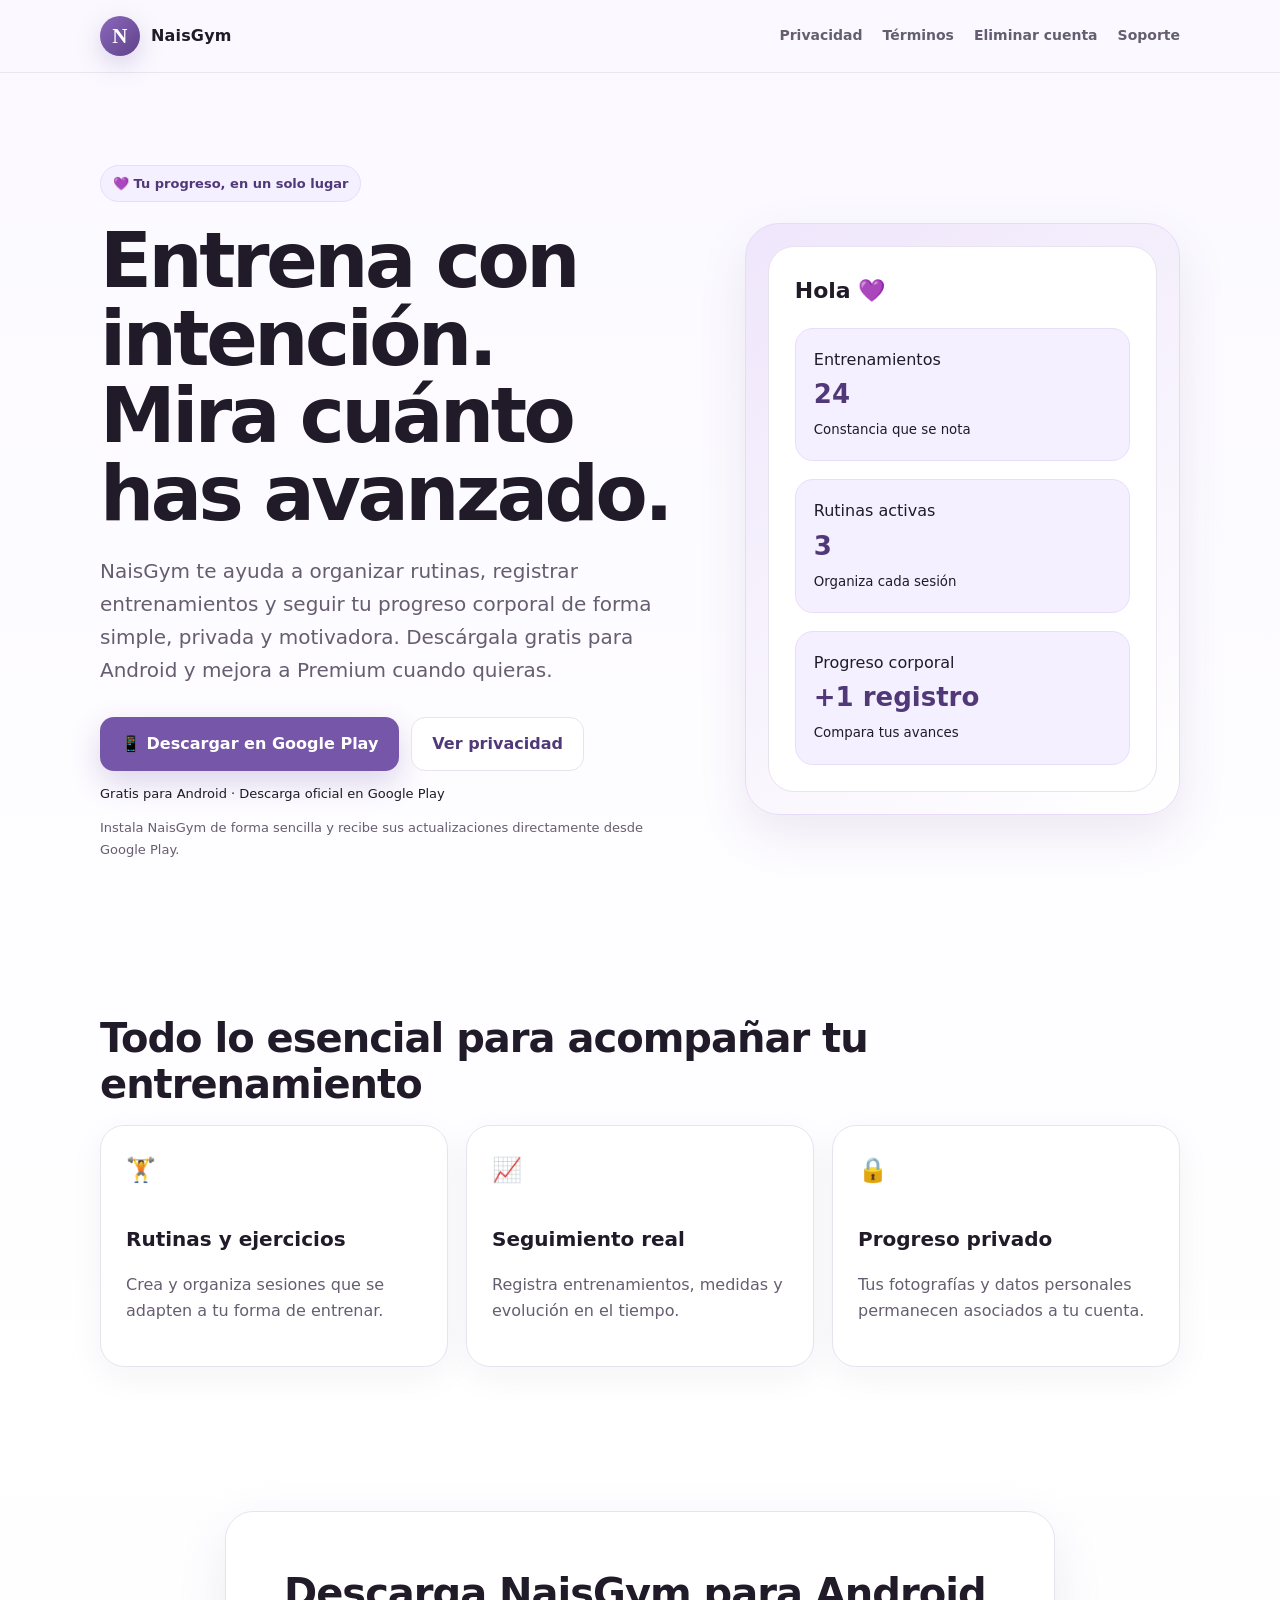
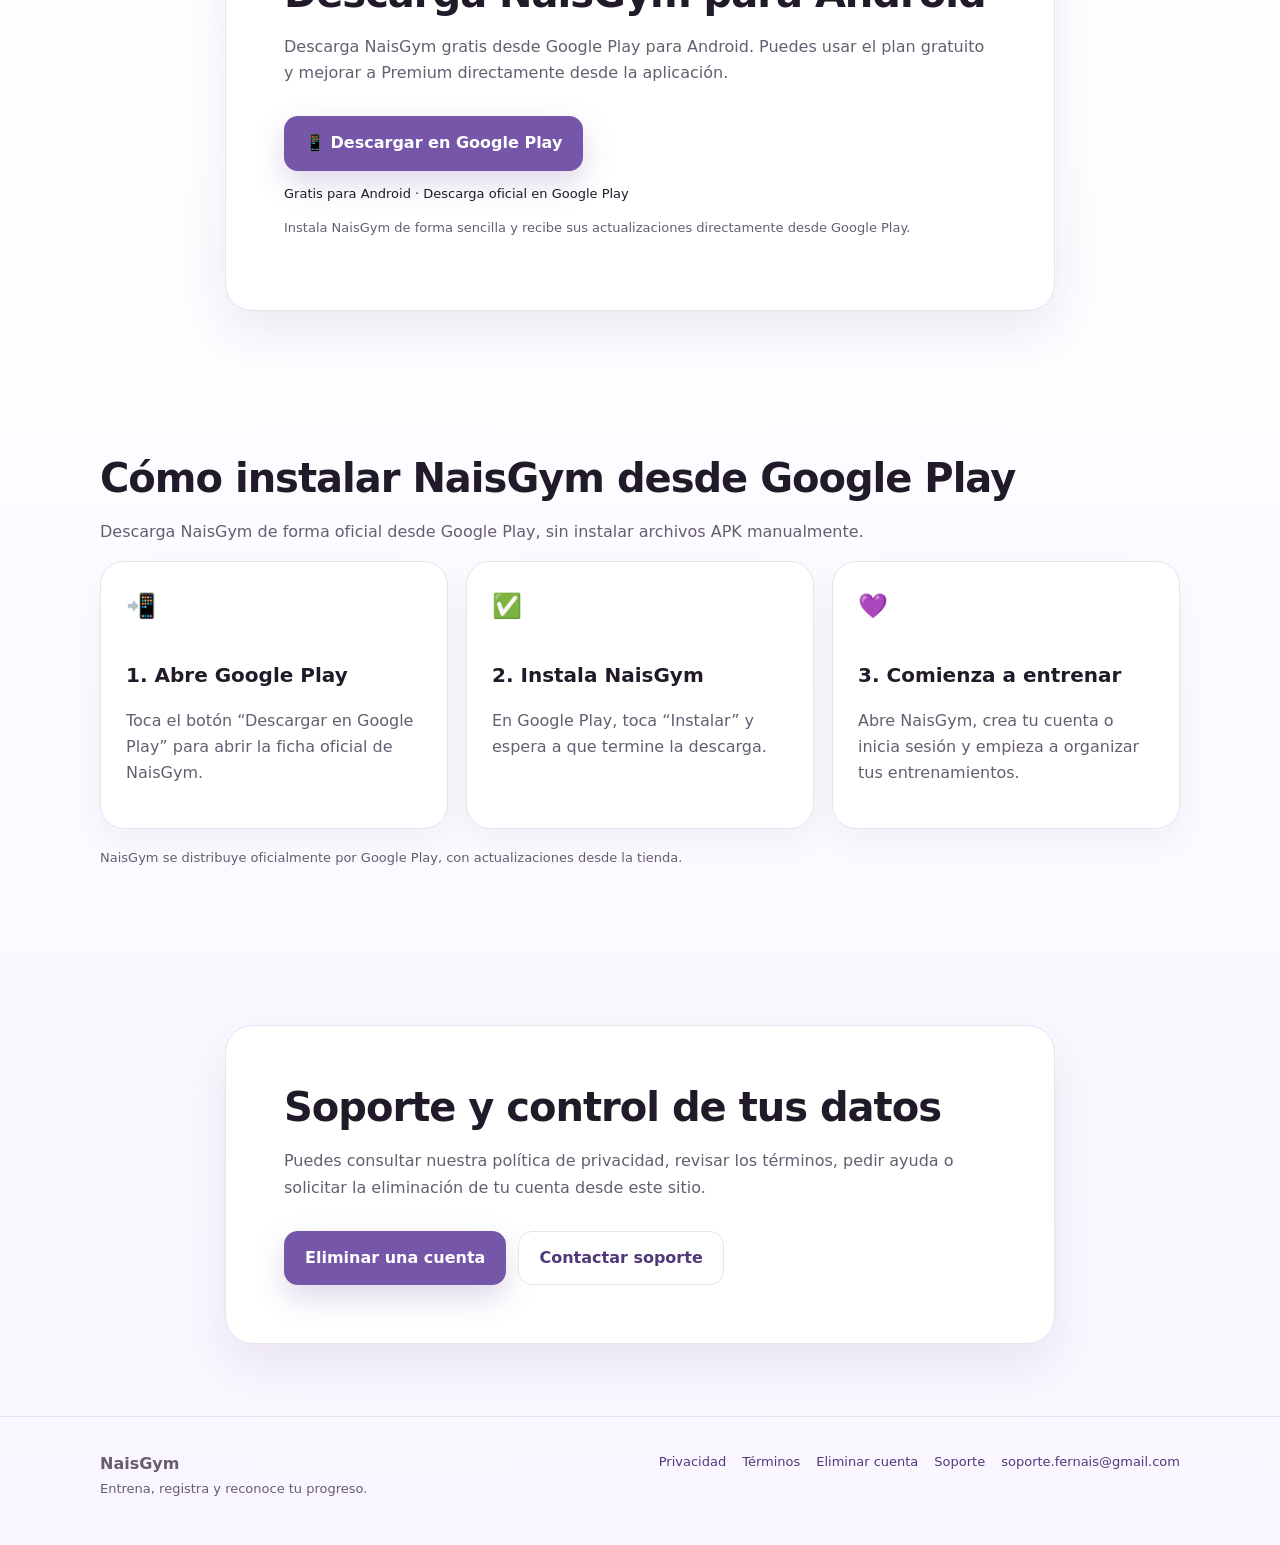
<file: index.html>
<!doctype html>
<html lang="es">
<head>
  <meta charset="utf-8">
  <meta name="viewport" content="width=device-width, initial-scale=1">
  <meta name="description" content="Sitio oficial de NaisGym.">
  <meta name="theme-color" content="#7656a8">

  <title>NaisGym | Entrena y registra tu progreso</title>

  <link rel="stylesheet" href="/assets/styles.css">
</head>

<body>

<header class="nav">
  <div class="container nav-inner">

    <a class="brand" href="/">
      <span class="mark">N</span>
      <span>NaisGym</span>
    </a>

    <nav class="nav-links" aria-label="Navegación principal">
      <a href="/privacy/">Privacidad</a>
      <a href="/terms/">Términos</a>
      <a href="/delete-account/">Eliminar cuenta</a>
      <a href="/support/">Soporte</a>
    </nav>

  </div>
</header>


<main>

  <!-- HERO -->
  <section class="hero">
    <div class="container hero-grid">

      <div>

        <span class="eyebrow">
          💜 Tu progreso, en un solo lugar
        </span>

        <h1>
          Entrena con intención. Mira cuánto has avanzado.
        </h1>

        <p class="lead">
          NaisGym te ayuda a organizar rutinas, registrar entrenamientos
          y seguir tu progreso corporal de forma simple, privada y motivadora.
          Descárgala gratis para Android y mejora a Premium cuando quieras.
        </p>

        <div class="actions">

          <a
            class="btn btn-primary"
            href="https://play.google.com/store/apps/details?id=com.naisgym.app"
          >
            📱 Descargar en Google Play
          </a>

          <a
            class="btn btn-secondary"
            href="/privacy/"
          >
            Ver privacidad
          </a>

        </div>

        <p class="small" style="margin-top:12px;">
          Gratis para Android · Descarga oficial en Google Play
        </p>

        <p class="small muted" style="margin-top:6px;">
          Instala NaisGym de forma sencilla y recibe sus actualizaciones directamente desde Google Play.
        </p>

      </div>


      <div
        class="phone-card"
        aria-label="Vista ilustrativa de NaisGym"
      >

        <div class="phone">

          <div class="mini-title">
            Hola 💜
          </div>

          <div class="stat">
            <span>Entrenamientos</span>
            <strong>24</strong>
            <small>Constancia que se nota</small>
          </div>

          <div class="stat">
            <span>Rutinas activas</span>
            <strong>3</strong>
            <small>Organiza cada sesión</small>
          </div>

          <div class="stat">
            <span>Progreso corporal</span>
            <strong>+1 registro</strong>
            <small>Compara tus avances</small>
          </div>

        </div>

      </div>

    </div>
  </section>


  <!-- FUNCIONES -->
  <section class="section">
    <div class="container">

      <h2>
        Todo lo esencial para acompañar tu entrenamiento
      </h2>

      <div class="cards">

        <article class="card">

          <div class="icon">
            🏋️
          </div>

          <h3>
            Rutinas y ejercicios
          </h3>

          <p>
            Crea y organiza sesiones que se adapten a tu forma de entrenar.
          </p>

        </article>


        <article class="card">

          <div class="icon">
            📈
          </div>

          <h3>
            Seguimiento real
          </h3>

          <p>
            Registra entrenamientos, medidas y evolución en el tiempo.
          </p>

        </article>


        <article class="card">

          <div class="icon">
            🔒
          </div>

          <h3>
            Progreso privado
          </h3>

          <p>
            Tus fotografías y datos personales permanecen asociados a tu cuenta.
          </p>

        </article>

      </div>

    </div>
  </section>


  <!-- DESCARGA -->
  <section class="section">

    <div class="container legal">

      <h2>
        Descarga NaisGym para Android
      </h2>

      <p class="muted">
        Descarga NaisGym gratis desde Google Play para Android.
        Puedes usar el plan gratuito y mejorar a Premium directamente
        desde la aplicación.
      </p>

      <div class="actions">

        <a
          class="btn btn-primary"
          href="https://play.google.com/store/apps/details?id=com.naisgym.app"
        >
          📱 Descargar en Google Play
        </a>

      </div>

      <p class="small" style="margin-top:12px;">
        Gratis para Android · Descarga oficial en Google Play
      </p>

      <p class="small muted" style="margin-top:6px;">
        Instala NaisGym de forma sencilla y recibe sus actualizaciones directamente desde Google Play.
      </p>

    </div>

  </section>
<section class="section">
  <div class="container">

    <h2>Cómo instalar NaisGym desde Google Play</h2>

    <p class="muted">
      Descarga NaisGym de forma oficial desde Google Play, sin instalar archivos APK manualmente.
    </p>

    <div class="cards">

      <article class="card">
        <div class="icon">📲</div>
        <h3>1. Abre Google Play</h3>
        <p>
          Toca el botón “Descargar en Google Play” para abrir la ficha oficial de NaisGym.
        </p>
      </article>

      <article class="card">
        <div class="icon">✅</div>
        <h3>2. Instala NaisGym</h3>
        <p>
          En Google Play, toca “Instalar” y espera a que termine la descarga.
        </p>
      </article>

      <article class="card">
        <div class="icon">💜</div>
        <h3>3. Comienza a entrenar</h3>
        <p>
          Abre NaisGym, crea tu cuenta o inicia sesión y empieza a organizar tus entrenamientos.
        </p>
      </article>

    </div>

    <p class="small muted" style="margin-top:18px;">
      NaisGym se distribuye oficialmente por Google Play, con actualizaciones desde la tienda.
    </p>

  </div>
</section>

  <!-- SOPORTE -->
  <section class="section">

    <div class="container legal">

      <h2>
        Soporte y control de tus datos
      </h2>

      <p class="muted">
        Puedes consultar nuestra política de privacidad, revisar los términos,
        pedir ayuda o solicitar la eliminación de tu cuenta desde este sitio.
      </p>

      <div class="actions">

        <a
          class="btn btn-primary"
          href="/delete-account/"
        >
          Eliminar una cuenta
        </a>

        <a
          class="btn btn-secondary"
          href="mailto:soporte.fernais@gmail.com"
        >
          Contactar soporte
        </a>

      </div>

    </div>

  </section>

</main>


<footer class="footer">

  <div class="container footer-grid">

    <div>

      <strong>
        NaisGym
      </strong>

      <div class="small">
        Entrena, registra y reconoce tu progreso.
      </div>

    </div>


    <div class="footer-links small">

      <a href="/privacy/">
        Privacidad
      </a>

      <a href="/terms/">
        Términos
      </a>

      <a href="/delete-account/">
        Eliminar cuenta
      </a>

      <a href="/support/">
        Soporte
      </a>

      <a href="mailto:soporte.fernais@gmail.com">
        soporte.fernais@gmail.com
      </a>

    </div>

  </div>

</footer>

</body>
</html>
</file>
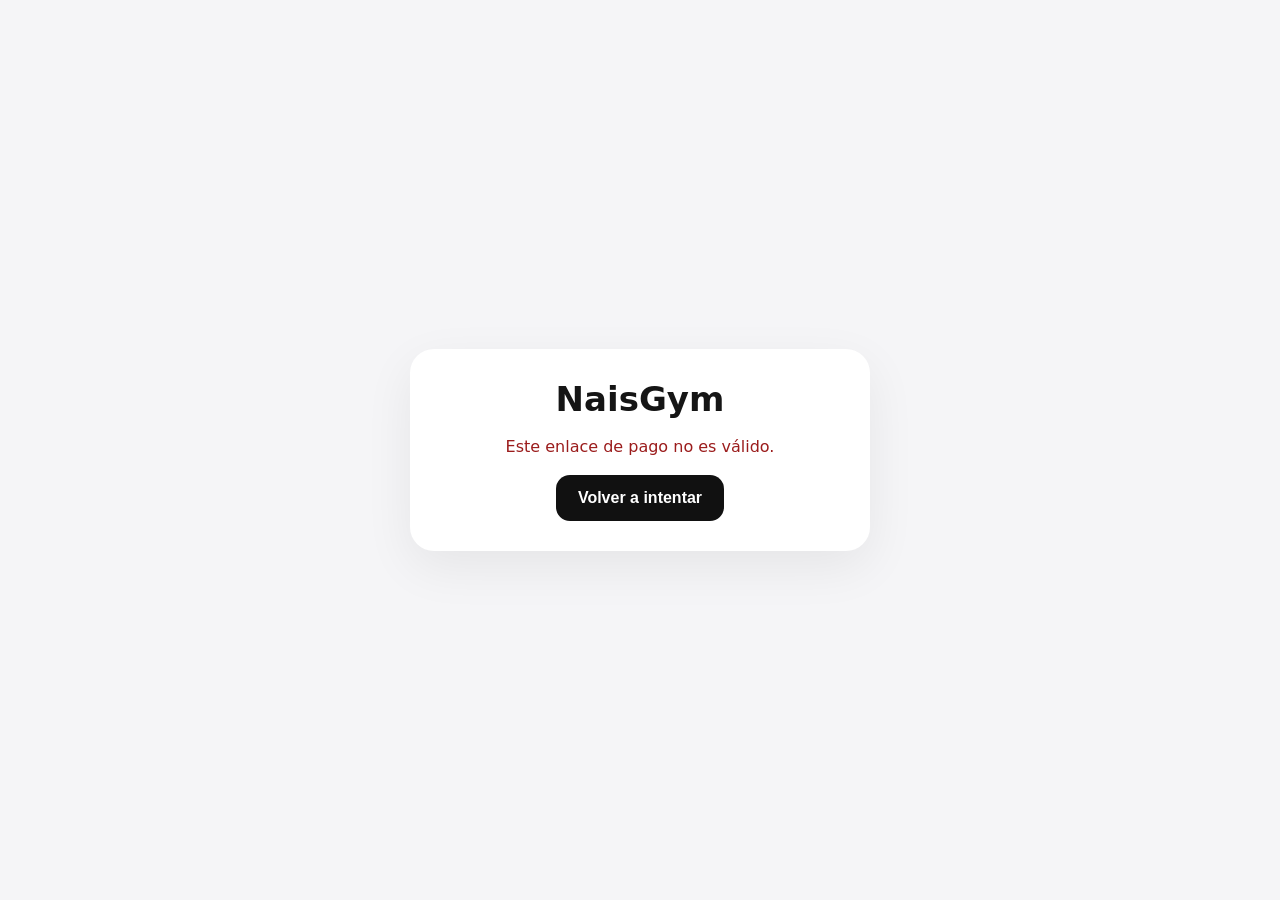
<file: webpay/checkout/index.html>
<!doctype html>
<html lang="es">
<head>
  <meta charset="utf-8" />
  <meta name="viewport" content="width=device-width,initial-scale=1" />
  <meta name="robots" content="noindex,nofollow" />
  <meta http-equiv="Referrer-Policy" content="no-referrer" />
  <meta http-equiv="Content-Security-Policy" content="default-src 'none'; style-src 'unsafe-inline'; script-src 'unsafe-inline'; connect-src https://jbigthoxpkjzjdkmxsye.supabase.co; form-action https://webpay3gint.transbank.cl https://webpay3g.transbank.cl; base-uri 'none';" />
  <title>Conectando con Webpay · NaisGym</title>
  <style>
    *{box-sizing:border-box}body{margin:0;font-family:system-ui,-apple-system,Segoe UI,Roboto,sans-serif;background:#f5f5f7;color:#151515;min-height:100vh;display:grid;place-items:center;padding:24px}.card{width:min(460px,100%);background:white;border-radius:24px;padding:30px;box-shadow:0 16px 50px #0001;text-align:center}.logo{font-size:34px;font-weight:900;margin-bottom:8px}.spinner{width:38px;height:38px;border:4px solid #ddd;border-top-color:#111;border-radius:50%;margin:24px auto;animation:s 1s linear infinite}@keyframes s{to{transform:rotate(360deg)}}button{border:0;background:#111;color:white;border-radius:14px;padding:14px 22px;font-weight:800;font-size:16px;cursor:pointer}p{line-height:1.5;color:#555}.error{color:#9b1c1c}.hidden{display:none}
  </style>
</head>
<body>
  <main class="card">
    <div class="logo">NaisGym</div>
    <p id="message">Preparando tu pago seguro con Webpay…</p>
    <div id="spinner" class="spinner"></div>
    <button id="retry" class="hidden" type="button">Volver a intentar</button>
    <form id="webpay" method="POST" class="hidden"></form>
  </main>
<script>
(function(){
  const ENDPOINT='https://jbigthoxpkjzjdkmxsye.supabase.co/functions/v1/webpay-checkout';
  const message=document.getElementById('message');
  const spinner=document.getElementById('spinner');
  const retry=document.getElementById('retry');
  const form=document.getElementById('webpay');

  function fail(text){
    spinner.classList.add('hidden');
    message.textContent=text || 'No pudimos abrir Webpay. Vuelve a NaisGym e inténtalo nuevamente.';
    message.classList.add('error');
    retry.classList.remove('hidden');
  }

  async function start(){
    retry.classList.add('hidden');
    spinner.classList.remove('hidden');
    message.classList.remove('error');
    message.textContent='Preparando tu pago seguro con Webpay…';

    const checkout=new URLSearchParams(location.search).get('checkout') || '';
    if(!/^[0-9a-f]{64}$/i.test(checkout)) return fail('Este enlace de pago no es válido.');

    try{
      const response=await fetch(ENDPOINT+'?checkout='+encodeURIComponent(checkout),{headers:{Accept:'application/json'},cache:'no-store'});
      const data=await response.json().catch(()=>({}));
      if(!response.ok || !data.action || !data.token) throw new Error(data.error || 'No pudimos preparar Webpay.');

      const amount=Number(data.amount || 0).toLocaleString('es-CL');
      message.innerHTML='Serás enviado a Webpay para pagar <strong>$'+amount+'</strong> de forma segura.';
      form.action=data.action;
      form.innerHTML='';
      const token=document.createElement('input');
      token.type='hidden'; token.name='token_ws'; token.value=data.token;
      form.appendChild(token);
      setTimeout(()=>form.submit(),350);
    }catch(e){
      fail(e && e.message ? e.message : 'No pudimos abrir Webpay.');
    }
  }

  retry.addEventListener('click',start);
  start();
})();
</script>
</body>
</html>
</file>
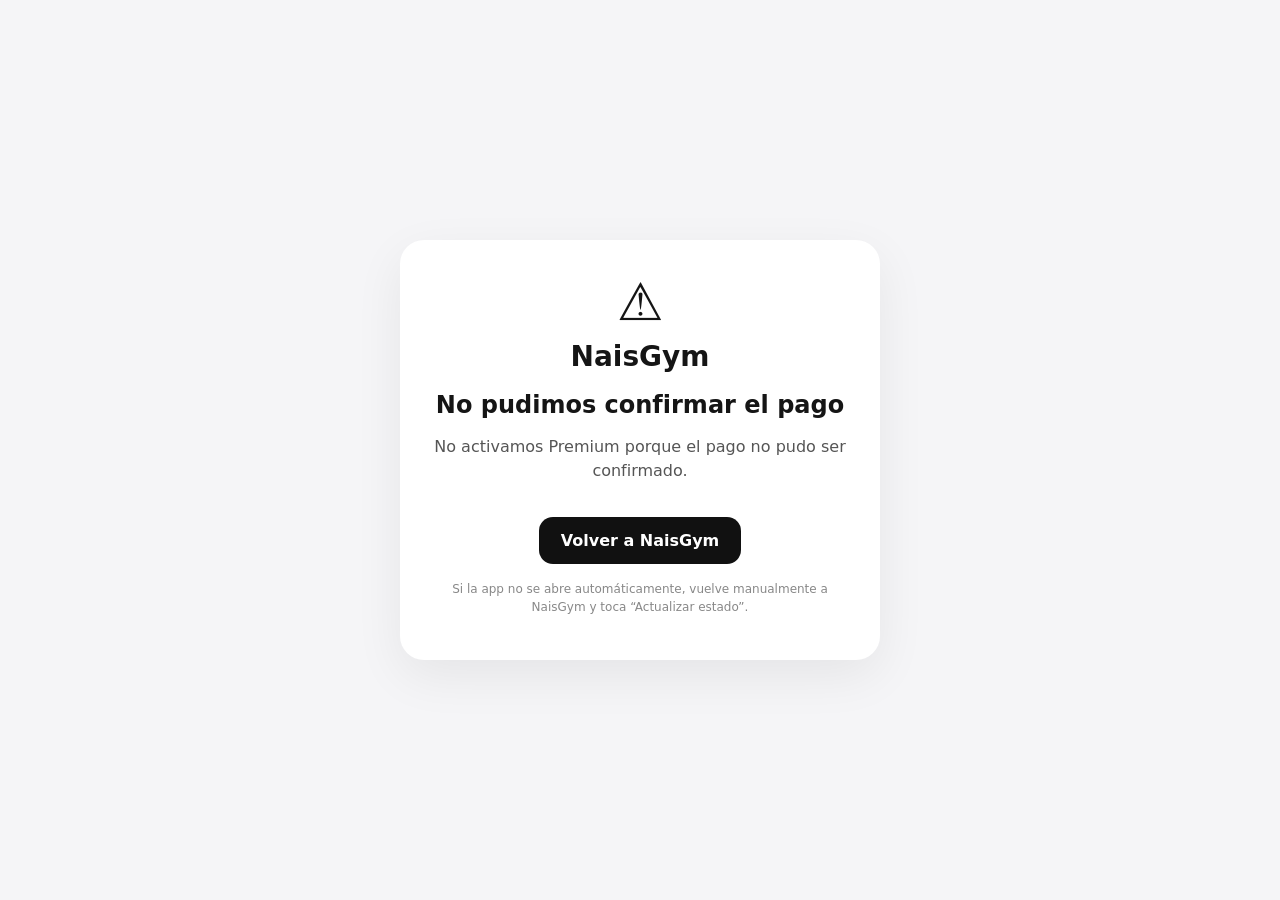
<file: webpay/result/index.html>
<!doctype html>
<html lang="es">
<head>
  <meta charset="utf-8" />
  <meta name="viewport" content="width=device-width,initial-scale=1" />
  <meta name="robots" content="noindex,nofollow" />
  <meta http-equiv="Referrer-Policy" content="no-referrer" />
  <meta http-equiv="Content-Security-Policy" content="default-src 'none'; style-src 'unsafe-inline'; script-src 'unsafe-inline'; base-uri 'none';" />
  <title>Resultado del pago · NaisGym</title>
  <style>
    *{box-sizing:border-box}body{margin:0;font-family:system-ui,-apple-system,Segoe UI,Roboto,sans-serif;background:#f5f5f7;min-height:100vh;display:grid;place-items:center;padding:24px;color:#151515}.card{width:min(480px,100%);background:#fff;border-radius:24px;padding:32px;text-align:center;box-shadow:0 16px 50px #0001}.icon{font-size:52px}.logo{font-size:28px;font-weight:900;margin-top:8px}h1{font-size:24px;margin:18px 0 8px}p{color:#555;line-height:1.5}.btn{display:inline-block;margin-top:18px;background:#111;color:white;text-decoration:none;padding:14px 22px;border-radius:14px;font-weight:800}.small{font-size:12px;color:#888;margin-top:16px}
  </style>
</head>
<body>
  <main class="card">
    <div id="icon" class="icon">⏳</div>
    <div class="logo">NaisGym</div>
    <h1 id="title">Procesando pago</h1>
    <p id="body">Estamos confirmando el resultado.</p>
    <a id="back" class="btn" href="com.naisgym.app://premium-payment?status=error">Volver a NaisGym</a>
    <p class="small">Si la app no se abre automáticamente, vuelve manualmente a NaisGym y toca “Actualizar estado”.</p>
  </main>
<script>
(function(){
  const raw=new URLSearchParams(location.search).get('status');
  const status=['success','cancelled','error'].includes(raw)?raw:'error';
  const data={
    success:{icon:'✅',title:'¡Premium activado!',body:'Tu pago fue aprobado y NaisGym Premium ya está activo en tu cuenta.'},
    cancelled:{icon:'↩️',title:'Pago cancelado',body:'No se realizó ningún cobro. Puedes volver a intentarlo cuando quieras.'},
    error:{icon:'⚠️',title:'No pudimos confirmar el pago',body:'No activamos Premium porque el pago no pudo ser confirmado.'}
  }[status];
  const deep='com.naisgym.app://premium-payment?status='+status;
  document.getElementById('icon').textContent=data.icon;
  document.getElementById('title').textContent=data.title;
  document.getElementById('body').textContent=data.body;
  document.getElementById('back').href=deep;
  if(status==='success') setTimeout(()=>{location.href=deep},900);
})();
</script>
</body>
</html>
</file>
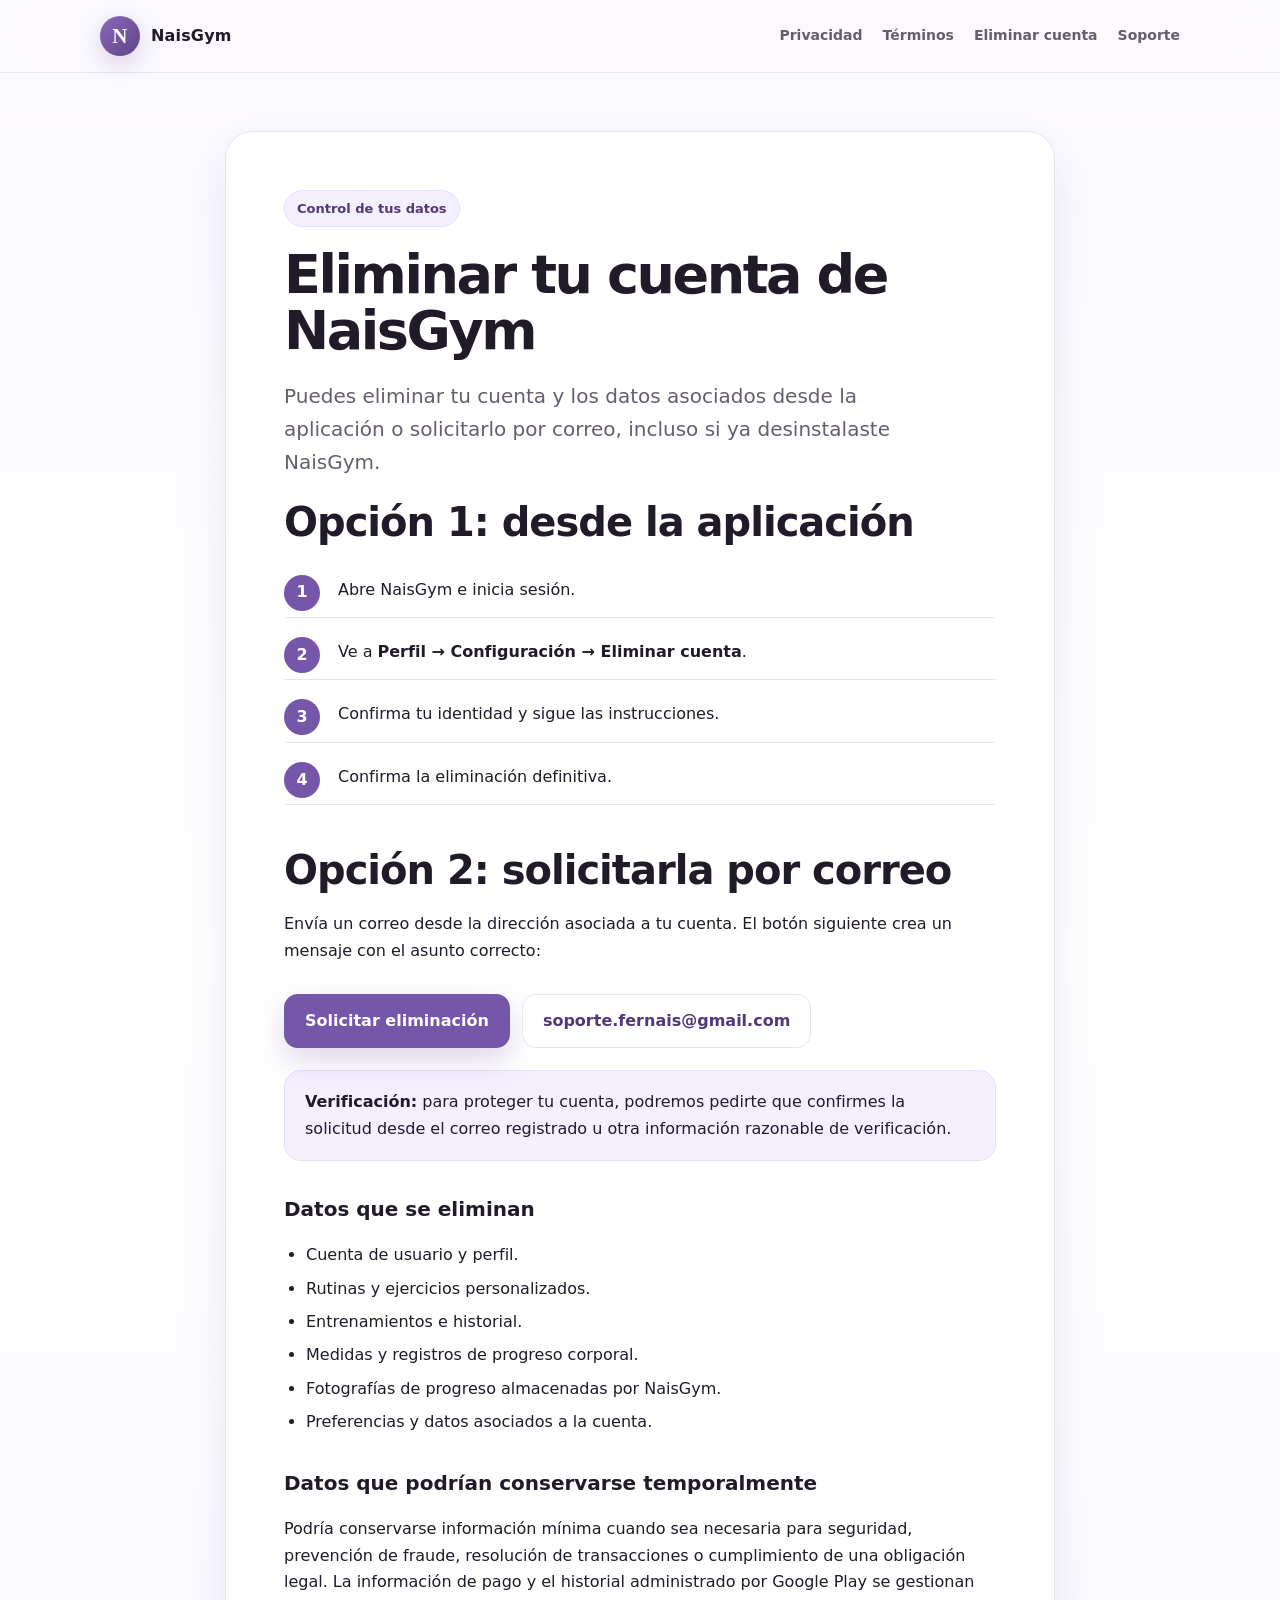
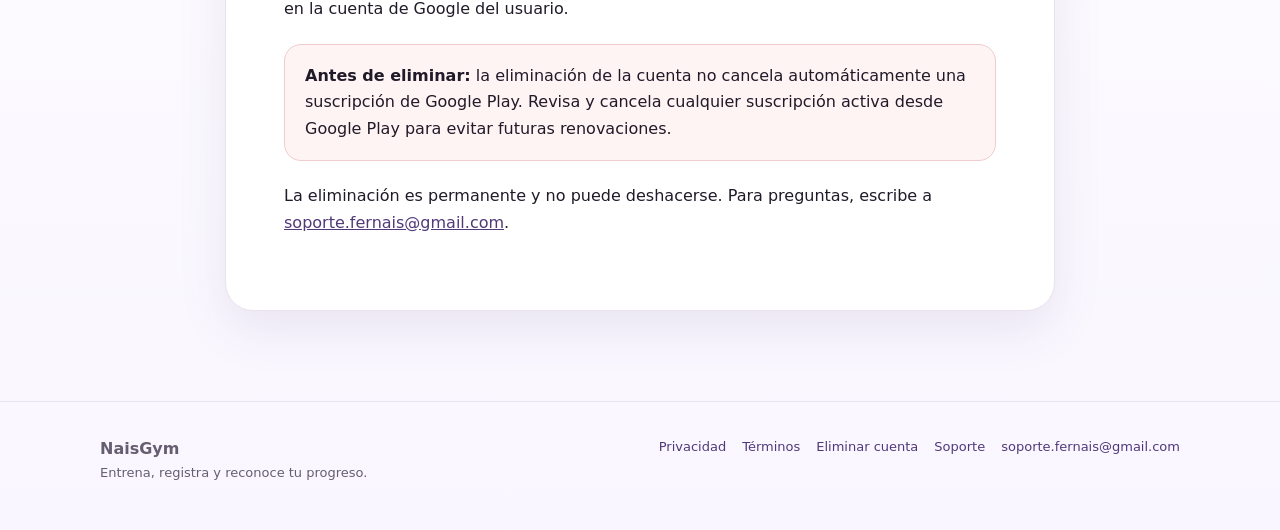
<file: delete-account.html>
<!doctype html>
<html lang="es">
<head>
  <meta charset="utf-8">
  <meta name="viewport" content="width=device-width,initial-scale=1">
  <meta name="description" content="Solicita la eliminación de tu cuenta de NaisGym.">
  <meta name="theme-color" content="#7656a8">
  <title>Eliminar cuenta | NaisGym</title>
  <link rel="stylesheet" href="/assets/styles.css">
</head>
<body>

<header class="nav">
  <div class="container nav-inner">
    <a class="brand" href="/"><span class="mark">N</span><span>NaisGym</span></a>
    <nav class="nav-links" aria-label="Navegación principal">
      <a href="/privacy/">Privacidad</a>
      <a href="/terms/">Términos</a>
      <a href="/delete-account/">Eliminar cuenta</a>
      <a href="/support/">Soporte</a>
    </nav>
  </div>
</header>


<main class="legal-wrap"><article class="legal">
  <span class="eyebrow">Control de tus datos</span>
  <h1>Eliminar tu cuenta de NaisGym</h1>
  <p class="lead">Puedes eliminar tu cuenta y los datos asociados desde la aplicación o solicitarlo por correo, incluso si ya desinstalaste NaisGym.</p>

  <h2>Opción 1: desde la aplicación</h2>
  <ol class="steps">
    <li>Abre NaisGym e inicia sesión.</li>
    <li>Ve a <strong>Perfil → Configuración → Eliminar cuenta</strong>.</li>
    <li>Confirma tu identidad y sigue las instrucciones.</li>
    <li>Confirma la eliminación definitiva.</li>
  </ol>

  <h2 style="margin-top:42px">Opción 2: solicitarla por correo</h2>
  <p>Envía un correo desde la dirección asociada a tu cuenta. El botón siguiente crea un mensaje con el asunto correcto:</p>
  <div class="actions">
    <a class="btn btn-primary" href="mailto:soporte.fernais@gmail.com?subject=Solicitud%20de%20eliminaci%C3%B3n%20de%20cuenta%20NaisGym&body=Hola%2C%20solicito%20la%20eliminaci%C3%B3n%20de%20mi%20cuenta%20de%20NaisGym%20y%20sus%20datos%20asociados.%0A%0ACorreo%20de%20la%20cuenta%3A%20">Solicitar eliminación</a>
    <a class="btn btn-secondary" href="mailto:soporte.fernais@gmail.com">soporte.fernais@gmail.com</a>
  </div>

  <div class="notice">
    <strong>Verificación:</strong> para proteger tu cuenta, podremos pedirte que confirmes la solicitud desde el correo registrado u otra información razonable de verificación.
  </div>

  <h3>Datos que se eliminan</h3>
  <ul>
    <li>Cuenta de usuario y perfil.</li>
    <li>Rutinas y ejercicios personalizados.</li>
    <li>Entrenamientos e historial.</li>
    <li>Medidas y registros de progreso corporal.</li>
    <li>Fotografías de progreso almacenadas por NaisGym.</li>
    <li>Preferencias y datos asociados a la cuenta.</li>
  </ul>

  <h3>Datos que podrían conservarse temporalmente</h3>
  <p>Podría conservarse información mínima cuando sea necesaria para seguridad, prevención de fraude, resolución de transacciones o cumplimiento de una obligación legal. La información de pago y el historial administrado por Google Play se gestionan en la cuenta de Google del usuario.</p>

  <div class="notice danger">
    <strong>Antes de eliminar:</strong> la eliminación de la cuenta no cancela automáticamente una suscripción de Google Play. Revisa y cancela cualquier suscripción activa desde Google Play para evitar futuras renovaciones.
  </div>

  <p>La eliminación es permanente y no puede deshacerse. Para preguntas, escribe a <a href="mailto:soporte.fernais@gmail.com">soporte.fernais@gmail.com</a>.</p>
</article></main>


<footer class="footer">
  <div class="container footer-grid">
    <div>
      <strong>NaisGym</strong>
      <div class="small">Entrena, registra y reconoce tu progreso.</div>
    </div>
    <div class="footer-links small">
      <a href="/privacy/">Privacidad</a>
      <a href="/terms/">Términos</a>
      <a href="/delete-account/">Eliminar cuenta</a>
      <a href="/support/">Soporte</a>
      <a href="mailto:soporte.fernais@gmail.com">soporte.fernais@gmail.com</a>
    </div>
  </div>
</footer>

</body>
</html>
</file>
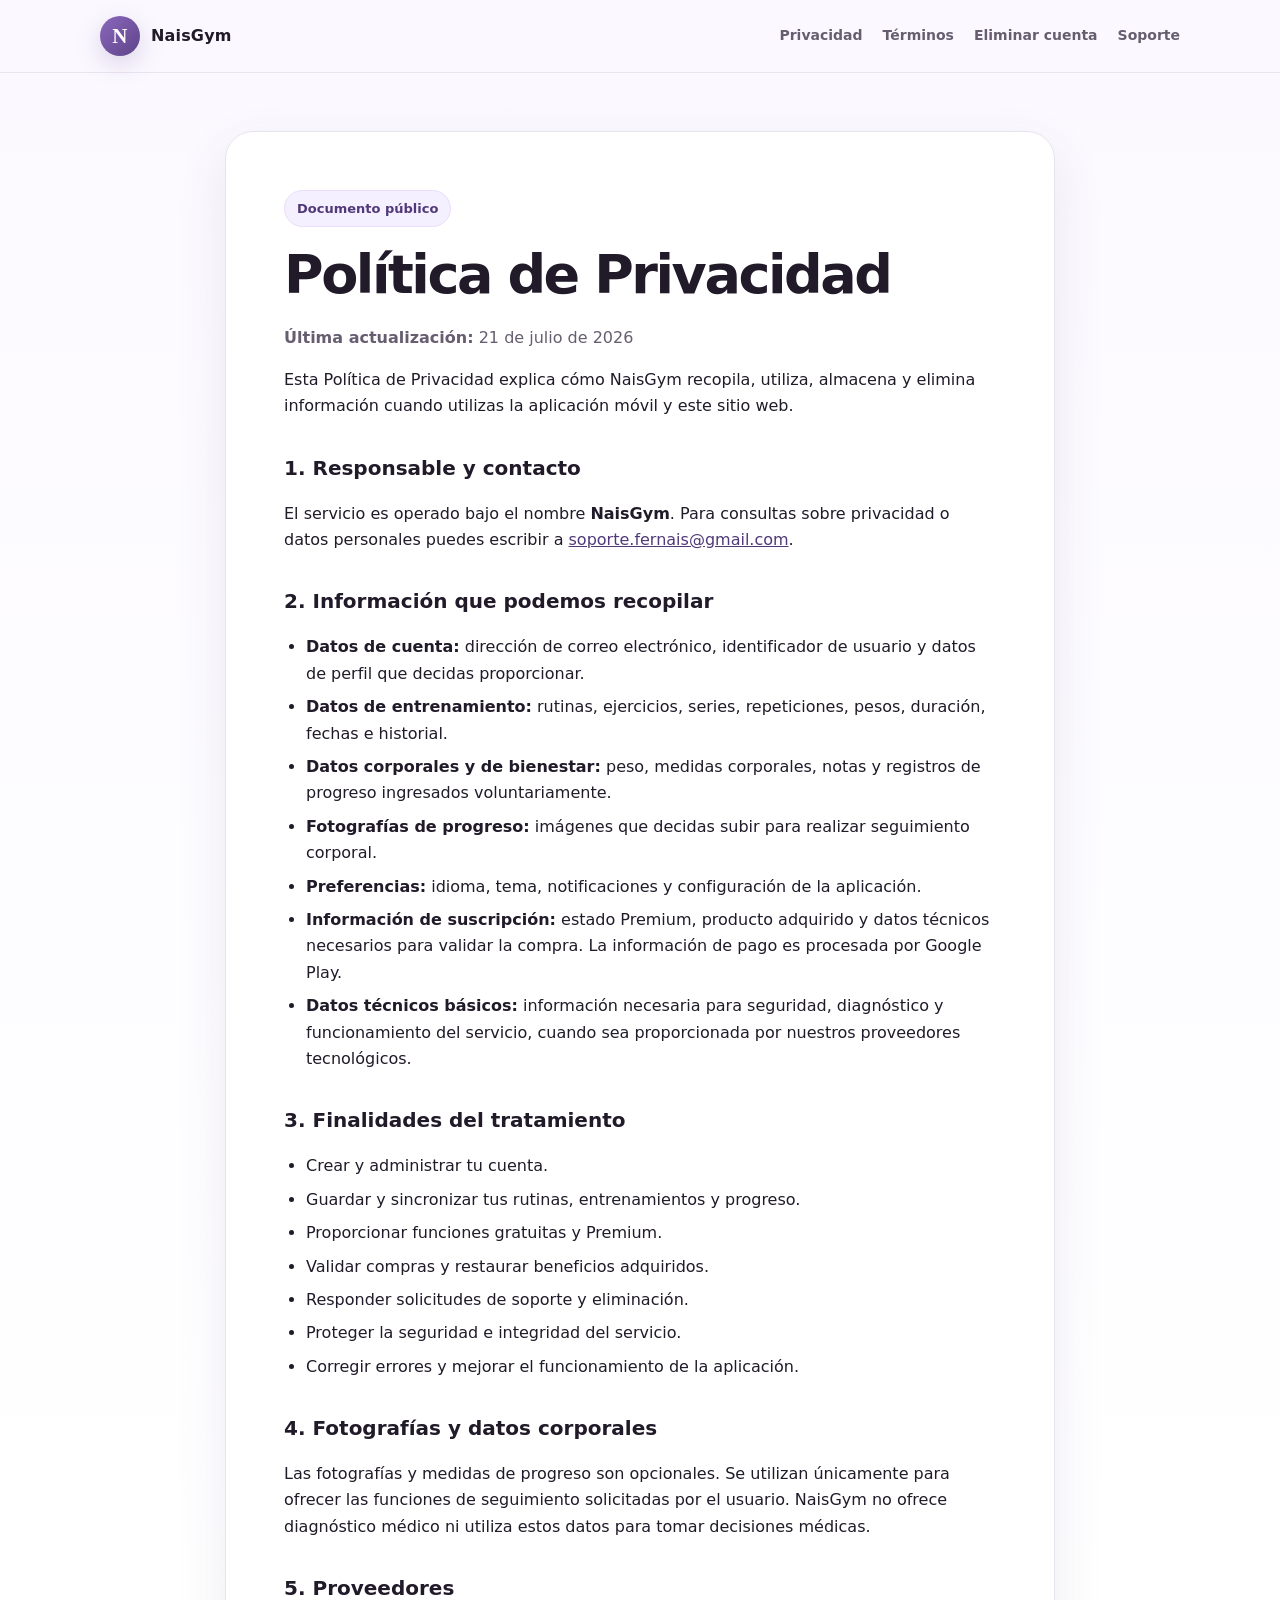
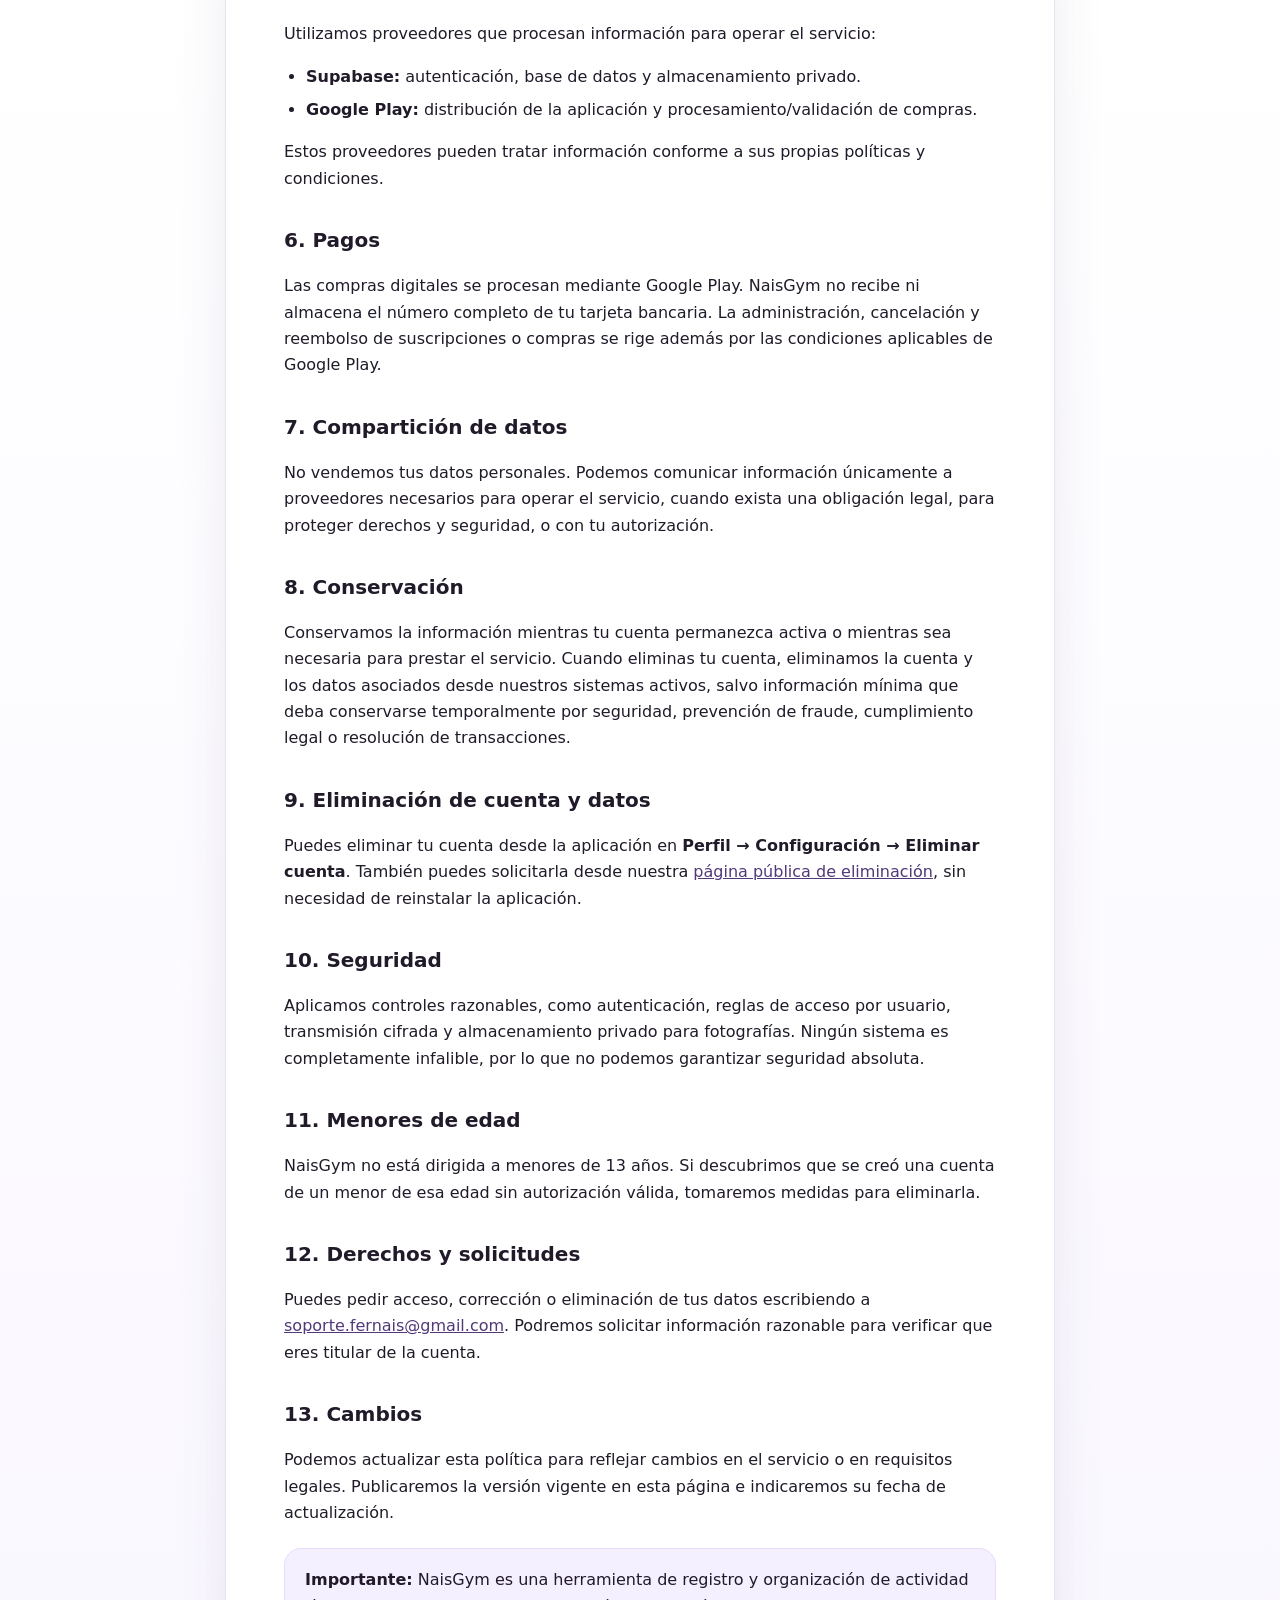
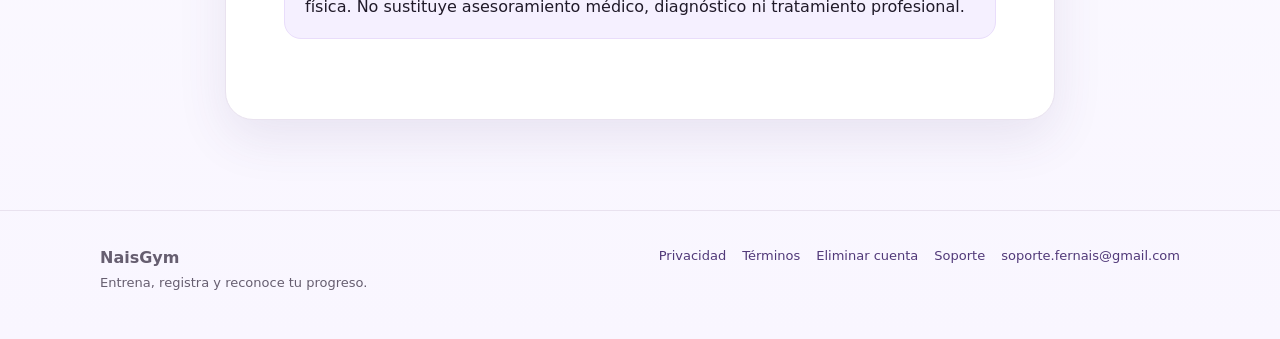
<file: privacy.html>
<!doctype html>
<html lang="es">
<head>
  <meta charset="utf-8">
  <meta name="viewport" content="width=device-width,initial-scale=1">
  <meta name="description" content="Política de privacidad de NaisGym.">
  <meta name="theme-color" content="#7656a8">
  <title>Política de Privacidad | NaisGym</title>
  <link rel="stylesheet" href="/assets/styles.css">
</head>
<body>

<header class="nav">
  <div class="container nav-inner">
    <a class="brand" href="/"><span class="mark">N</span><span>NaisGym</span></a>
    <nav class="nav-links" aria-label="Navegación principal">
      <a href="/privacy/">Privacidad</a>
      <a href="/terms/">Términos</a>
      <a href="/delete-account/">Eliminar cuenta</a>
      <a href="/support/">Soporte</a>
    </nav>
  </div>
</header>


<main class="legal-wrap"><article class="legal">
  <span class="eyebrow">Documento público</span>
  <h1>Política de Privacidad</h1>
  <p class="muted"><strong>Última actualización:</strong> 21 de julio de 2026</p>

  <p>Esta Política de Privacidad explica cómo NaisGym recopila, utiliza, almacena y elimina información cuando utilizas la aplicación móvil y este sitio web.</p>

  <h3>1. Responsable y contacto</h3>
  <p>El servicio es operado bajo el nombre <strong>NaisGym</strong>. Para consultas sobre privacidad o datos personales puedes escribir a <a href="mailto:soporte.fernais@gmail.com">soporte.fernais@gmail.com</a>.</p>

  <h3>2. Información que podemos recopilar</h3>
  <ul>
    <li><strong>Datos de cuenta:</strong> dirección de correo electrónico, identificador de usuario y datos de perfil que decidas proporcionar.</li>
    <li><strong>Datos de entrenamiento:</strong> rutinas, ejercicios, series, repeticiones, pesos, duración, fechas e historial.</li>
    <li><strong>Datos corporales y de bienestar:</strong> peso, medidas corporales, notas y registros de progreso ingresados voluntariamente.</li>
    <li><strong>Fotografías de progreso:</strong> imágenes que decidas subir para realizar seguimiento corporal.</li>
    <li><strong>Preferencias:</strong> idioma, tema, notificaciones y configuración de la aplicación.</li>
    <li><strong>Información de suscripción:</strong> estado Premium, producto adquirido y datos técnicos necesarios para validar la compra. La información de pago es procesada por Google Play.</li>
    <li><strong>Datos técnicos básicos:</strong> información necesaria para seguridad, diagnóstico y funcionamiento del servicio, cuando sea proporcionada por nuestros proveedores tecnológicos.</li>
  </ul>

  <h3>3. Finalidades del tratamiento</h3>
  <ul>
    <li>Crear y administrar tu cuenta.</li>
    <li>Guardar y sincronizar tus rutinas, entrenamientos y progreso.</li>
    <li>Proporcionar funciones gratuitas y Premium.</li>
    <li>Validar compras y restaurar beneficios adquiridos.</li>
    <li>Responder solicitudes de soporte y eliminación.</li>
    <li>Proteger la seguridad e integridad del servicio.</li>
    <li>Corregir errores y mejorar el funcionamiento de la aplicación.</li>
  </ul>

  <h3>4. Fotografías y datos corporales</h3>
  <p>Las fotografías y medidas de progreso son opcionales. Se utilizan únicamente para ofrecer las funciones de seguimiento solicitadas por el usuario. NaisGym no ofrece diagnóstico médico ni utiliza estos datos para tomar decisiones médicas.</p>

  <h3>5. Proveedores</h3>
  <p>Utilizamos proveedores que procesan información para operar el servicio:</p>
  <ul>
    <li><strong>Supabase:</strong> autenticación, base de datos y almacenamiento privado.</li>
    <li><strong>Google Play:</strong> distribución de la aplicación y procesamiento/validación de compras.</li>
  </ul>
  <p>Estos proveedores pueden tratar información conforme a sus propias políticas y condiciones.</p>

  <h3>6. Pagos</h3>
  <p>Las compras digitales se procesan mediante Google Play. NaisGym no recibe ni almacena el número completo de tu tarjeta bancaria. La administración, cancelación y reembolso de suscripciones o compras se rige además por las condiciones aplicables de Google Play.</p>

  <h3>7. Compartición de datos</h3>
  <p>No vendemos tus datos personales. Podemos comunicar información únicamente a proveedores necesarios para operar el servicio, cuando exista una obligación legal, para proteger derechos y seguridad, o con tu autorización.</p>

  <h3>8. Conservación</h3>
  <p>Conservamos la información mientras tu cuenta permanezca activa o mientras sea necesaria para prestar el servicio. Cuando eliminas tu cuenta, eliminamos la cuenta y los datos asociados desde nuestros sistemas activos, salvo información mínima que deba conservarse temporalmente por seguridad, prevención de fraude, cumplimiento legal o resolución de transacciones.</p>

  <h3>9. Eliminación de cuenta y datos</h3>
  <p>Puedes eliminar tu cuenta desde la aplicación en <strong>Perfil → Configuración → Eliminar cuenta</strong>. También puedes solicitarla desde nuestra <a href="/delete-account/">página pública de eliminación</a>, sin necesidad de reinstalar la aplicación.</p>

  <h3>10. Seguridad</h3>
  <p>Aplicamos controles razonables, como autenticación, reglas de acceso por usuario, transmisión cifrada y almacenamiento privado para fotografías. Ningún sistema es completamente infalible, por lo que no podemos garantizar seguridad absoluta.</p>

  <h3>11. Menores de edad</h3>
  <p>NaisGym no está dirigida a menores de 13 años. Si descubrimos que se creó una cuenta de un menor de esa edad sin autorización válida, tomaremos medidas para eliminarla.</p>

  <h3>12. Derechos y solicitudes</h3>
  <p>Puedes pedir acceso, corrección o eliminación de tus datos escribiendo a <a href="mailto:soporte.fernais@gmail.com">soporte.fernais@gmail.com</a>. Podremos solicitar información razonable para verificar que eres titular de la cuenta.</p>

  <h3>13. Cambios</h3>
  <p>Podemos actualizar esta política para reflejar cambios en el servicio o en requisitos legales. Publicaremos la versión vigente en esta página e indicaremos su fecha de actualización.</p>

  <div class="notice"><strong>Importante:</strong> NaisGym es una herramienta de registro y organización de actividad física. No sustituye asesoramiento médico, diagnóstico ni tratamiento profesional.</div>
</article></main>


<footer class="footer">
  <div class="container footer-grid">
    <div>
      <strong>NaisGym</strong>
      <div class="small">Entrena, registra y reconoce tu progreso.</div>
    </div>
    <div class="footer-links small">
      <a href="/privacy/">Privacidad</a>
      <a href="/terms/">Términos</a>
      <a href="/delete-account/">Eliminar cuenta</a>
      <a href="/support/">Soporte</a>
      <a href="mailto:soporte.fernais@gmail.com">soporte.fernais@gmail.com</a>
    </div>
  </div>
</footer>

</body>
</html>
</file>
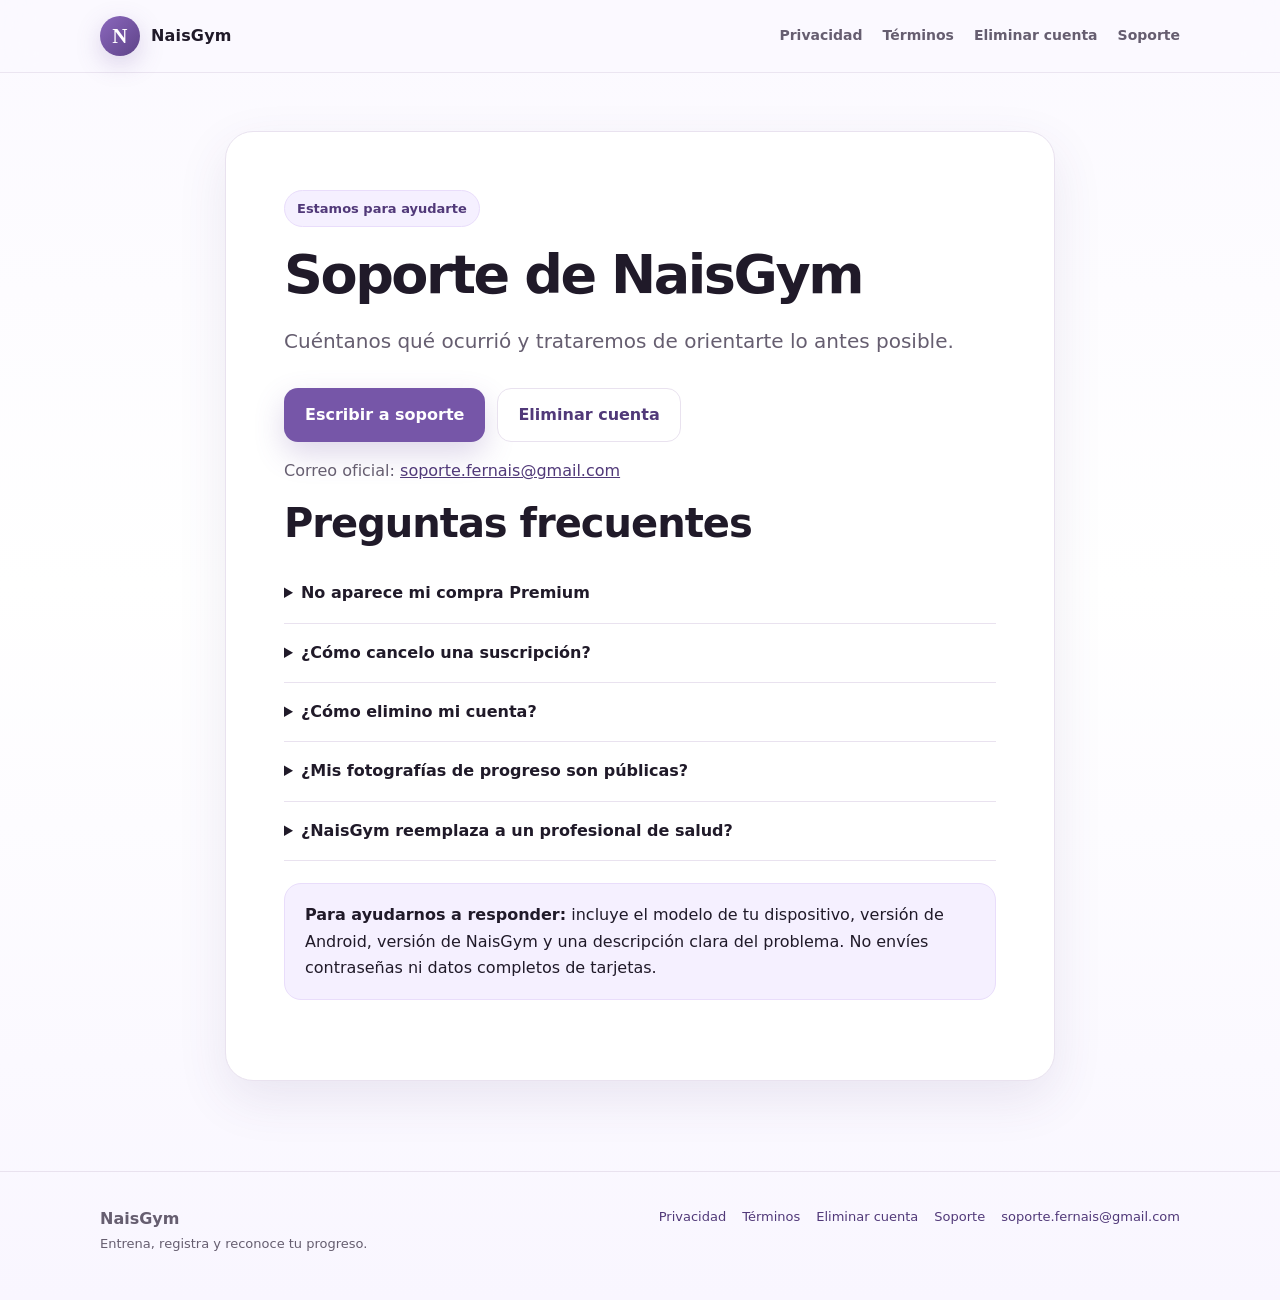
<file: support.html>
<!doctype html>
<html lang="es">
<head>
  <meta charset="utf-8">
  <meta name="viewport" content="width=device-width,initial-scale=1">
  <meta name="description" content="Centro de soporte de NaisGym.">
  <meta name="theme-color" content="#7656a8">
  <title>Soporte | NaisGym</title>
  <link rel="stylesheet" href="/assets/styles.css">
</head>
<body>

<header class="nav">
  <div class="container nav-inner">
    <a class="brand" href="/"><span class="mark">N</span><span>NaisGym</span></a>
    <nav class="nav-links" aria-label="Navegación principal">
      <a href="/privacy/">Privacidad</a>
      <a href="/terms/">Términos</a>
      <a href="/delete-account/">Eliminar cuenta</a>
      <a href="/support/">Soporte</a>
    </nav>
  </div>
</header>


<main class="legal-wrap"><article class="legal">
  <span class="eyebrow">Estamos para ayudarte</span>
  <h1>Soporte de NaisGym</h1>
  <p class="lead">Cuéntanos qué ocurrió y trataremos de orientarte lo antes posible.</p>
  <div class="actions">
    <a class="btn btn-primary" href="mailto:soporte.fernais@gmail.com?subject=Soporte%20NaisGym">Escribir a soporte</a>
    <a class="btn btn-secondary" href="/delete-account/">Eliminar cuenta</a>
  </div>
  <p class="muted">Correo oficial: <a href="mailto:soporte.fernais@gmail.com">soporte.fernais@gmail.com</a></p>

  <section class="faq">
    <h2>Preguntas frecuentes</h2>
    <details><summary>No aparece mi compra Premium</summary><p>Comprueba que instalaste la aplicación desde Google Play y que usas la misma cuenta de Google con la que realizaste la compra. Luego utiliza la opción para restaurar compras dentro de NaisGym.</p></details>
    <details><summary>¿Cómo cancelo una suscripción?</summary><p>Las suscripciones se administran desde Google Play. Abre Google Play → Pagos y suscripciones → Suscripciones, selecciona NaisGym y sigue las instrucciones.</p></details>
    <details><summary>¿Cómo elimino mi cuenta?</summary><p>Puedes hacerlo desde Perfil → Configuración → Eliminar cuenta, o mediante la <a href="/delete-account/">página pública de eliminación</a>.</p></details>
    <details><summary>¿Mis fotografías de progreso son públicas?</summary><p>No. Las fotografías se almacenan para las funciones privadas de tu cuenta y no se publican en un perfil social.</p></details>
    <details><summary>¿NaisGym reemplaza a un profesional de salud?</summary><p>No. NaisGym ayuda a registrar y organizar entrenamiento, pero no entrega diagnóstico ni tratamiento médico.</p></details>
  </section>

  <div class="notice"><strong>Para ayudarnos a responder:</strong> incluye el modelo de tu dispositivo, versión de Android, versión de NaisGym y una descripción clara del problema. No envíes contraseñas ni datos completos de tarjetas.</div>
</article></main>


<footer class="footer">
  <div class="container footer-grid">
    <div>
      <strong>NaisGym</strong>
      <div class="small">Entrena, registra y reconoce tu progreso.</div>
    </div>
    <div class="footer-links small">
      <a href="/privacy/">Privacidad</a>
      <a href="/terms/">Términos</a>
      <a href="/delete-account/">Eliminar cuenta</a>
      <a href="/support/">Soporte</a>
      <a href="mailto:soporte.fernais@gmail.com">soporte.fernais@gmail.com</a>
    </div>
  </div>
</footer>

</body>
</html>
</file>
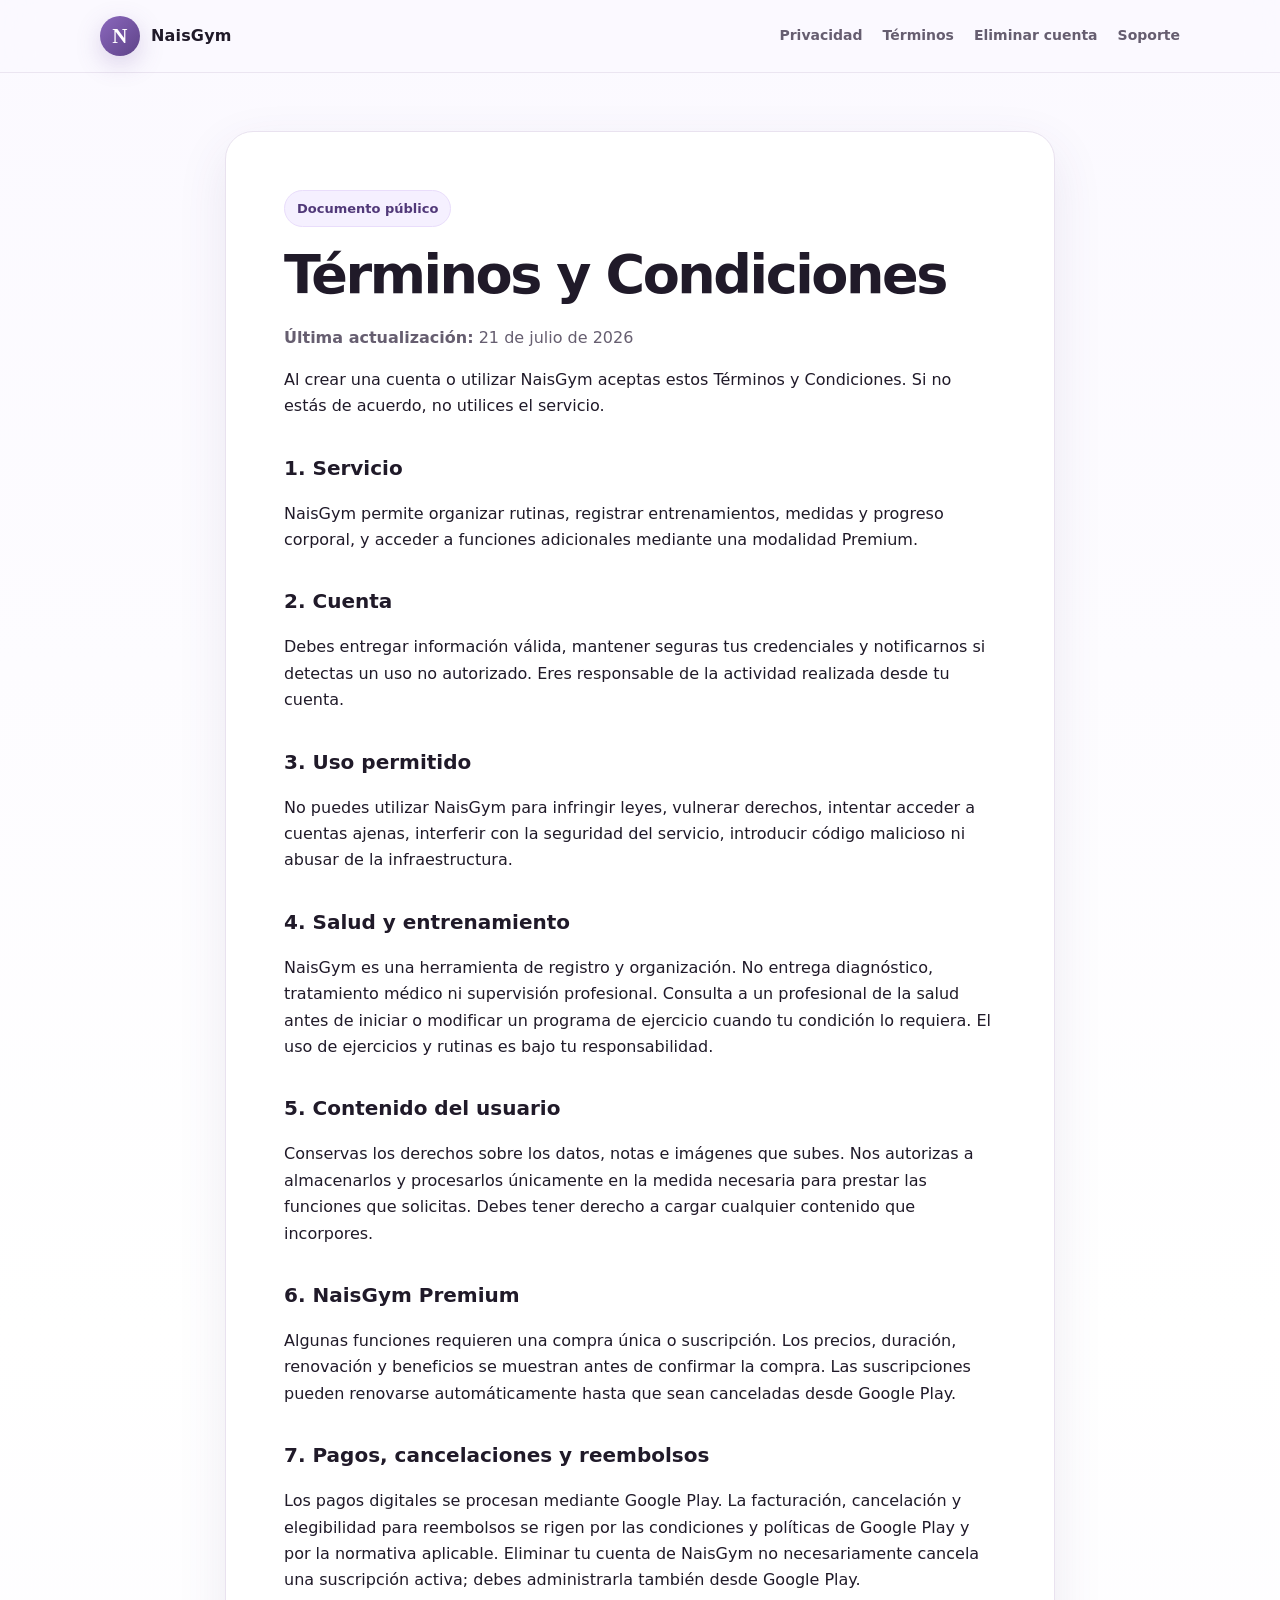
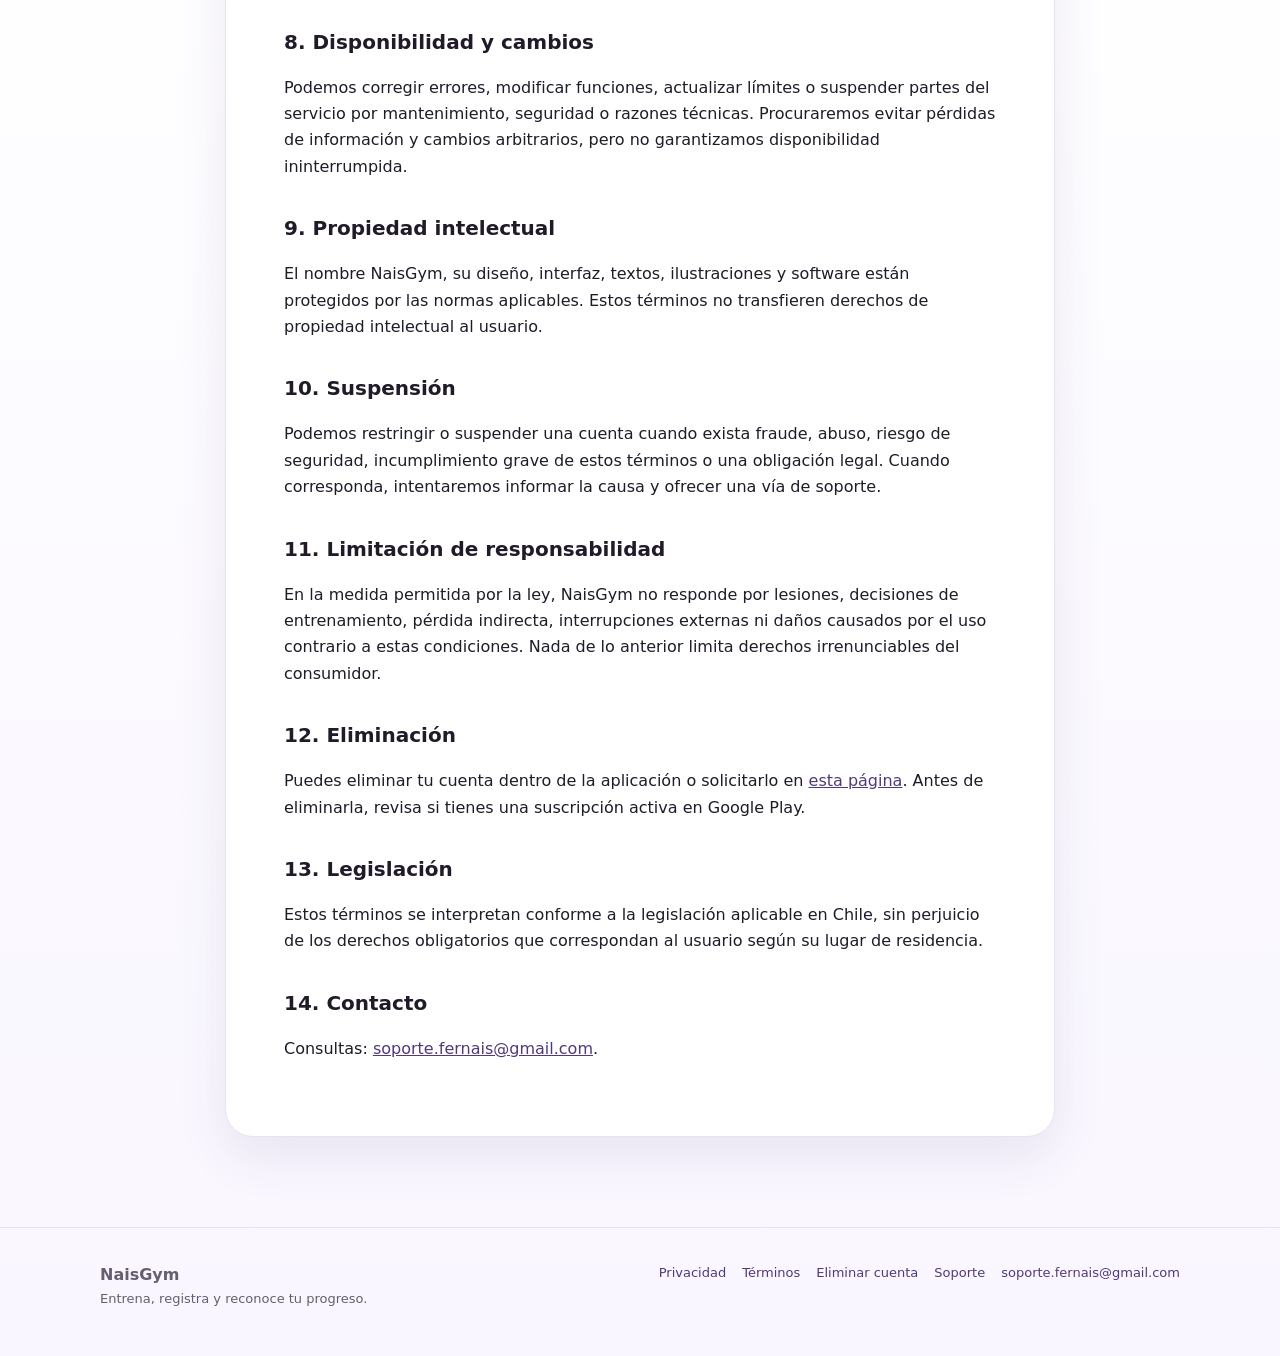
<file: terms.html>
<!doctype html>
<html lang="es">
<head>
  <meta charset="utf-8">
  <meta name="viewport" content="width=device-width,initial-scale=1">
  <meta name="description" content="Términos y condiciones de uso de NaisGym.">
  <meta name="theme-color" content="#7656a8">
  <title>Términos y Condiciones | NaisGym</title>
  <link rel="stylesheet" href="/assets/styles.css">
</head>
<body>

<header class="nav">
  <div class="container nav-inner">
    <a class="brand" href="/"><span class="mark">N</span><span>NaisGym</span></a>
    <nav class="nav-links" aria-label="Navegación principal">
      <a href="/privacy/">Privacidad</a>
      <a href="/terms/">Términos</a>
      <a href="/delete-account/">Eliminar cuenta</a>
      <a href="/support/">Soporte</a>
    </nav>
  </div>
</header>


<main class="legal-wrap"><article class="legal">
  <span class="eyebrow">Documento público</span>
  <h1>Términos y Condiciones</h1>
  <p class="muted"><strong>Última actualización:</strong> 21 de julio de 2026</p>

  <p>Al crear una cuenta o utilizar NaisGym aceptas estos Términos y Condiciones. Si no estás de acuerdo, no utilices el servicio.</p>

  <h3>1. Servicio</h3>
  <p>NaisGym permite organizar rutinas, registrar entrenamientos, medidas y progreso corporal, y acceder a funciones adicionales mediante una modalidad Premium.</p>

  <h3>2. Cuenta</h3>
  <p>Debes entregar información válida, mantener seguras tus credenciales y notificarnos si detectas un uso no autorizado. Eres responsable de la actividad realizada desde tu cuenta.</p>

  <h3>3. Uso permitido</h3>
  <p>No puedes utilizar NaisGym para infringir leyes, vulnerar derechos, intentar acceder a cuentas ajenas, interferir con la seguridad del servicio, introducir código malicioso ni abusar de la infraestructura.</p>

  <h3>4. Salud y entrenamiento</h3>
  <p>NaisGym es una herramienta de registro y organización. No entrega diagnóstico, tratamiento médico ni supervisión profesional. Consulta a un profesional de la salud antes de iniciar o modificar un programa de ejercicio cuando tu condición lo requiera. El uso de ejercicios y rutinas es bajo tu responsabilidad.</p>

  <h3>5. Contenido del usuario</h3>
  <p>Conservas los derechos sobre los datos, notas e imágenes que subes. Nos autorizas a almacenarlos y procesarlos únicamente en la medida necesaria para prestar las funciones que solicitas. Debes tener derecho a cargar cualquier contenido que incorpores.</p>

  <h3>6. NaisGym Premium</h3>
  <p>Algunas funciones requieren una compra única o suscripción. Los precios, duración, renovación y beneficios se muestran antes de confirmar la compra. Las suscripciones pueden renovarse automáticamente hasta que sean canceladas desde Google Play.</p>

  <h3>7. Pagos, cancelaciones y reembolsos</h3>
  <p>Los pagos digitales se procesan mediante Google Play. La facturación, cancelación y elegibilidad para reembolsos se rigen por las condiciones y políticas de Google Play y por la normativa aplicable. Eliminar tu cuenta de NaisGym no necesariamente cancela una suscripción activa; debes administrarla también desde Google Play.</p>

  <h3>8. Disponibilidad y cambios</h3>
  <p>Podemos corregir errores, modificar funciones, actualizar límites o suspender partes del servicio por mantenimiento, seguridad o razones técnicas. Procuraremos evitar pérdidas de información y cambios arbitrarios, pero no garantizamos disponibilidad ininterrumpida.</p>

  <h3>9. Propiedad intelectual</h3>
  <p>El nombre NaisGym, su diseño, interfaz, textos, ilustraciones y software están protegidos por las normas aplicables. Estos términos no transfieren derechos de propiedad intelectual al usuario.</p>

  <h3>10. Suspensión</h3>
  <p>Podemos restringir o suspender una cuenta cuando exista fraude, abuso, riesgo de seguridad, incumplimiento grave de estos términos o una obligación legal. Cuando corresponda, intentaremos informar la causa y ofrecer una vía de soporte.</p>

  <h3>11. Limitación de responsabilidad</h3>
  <p>En la medida permitida por la ley, NaisGym no responde por lesiones, decisiones de entrenamiento, pérdida indirecta, interrupciones externas ni daños causados por el uso contrario a estas condiciones. Nada de lo anterior limita derechos irrenunciables del consumidor.</p>

  <h3>12. Eliminación</h3>
  <p>Puedes eliminar tu cuenta dentro de la aplicación o solicitarlo en <a href="/delete-account/">esta página</a>. Antes de eliminarla, revisa si tienes una suscripción activa en Google Play.</p>

  <h3>13. Legislación</h3>
  <p>Estos términos se interpretan conforme a la legislación aplicable en Chile, sin perjuicio de los derechos obligatorios que correspondan al usuario según su lugar de residencia.</p>

  <h3>14. Contacto</h3>
  <p>Consultas: <a href="mailto:soporte.fernais@gmail.com">soporte.fernais@gmail.com</a>.</p>
</article></main>


<footer class="footer">
  <div class="container footer-grid">
    <div>
      <strong>NaisGym</strong>
      <div class="small">Entrena, registra y reconoce tu progreso.</div>
    </div>
    <div class="footer-links small">
      <a href="/privacy/">Privacidad</a>
      <a href="/terms/">Términos</a>
      <a href="/delete-account/">Eliminar cuenta</a>
      <a href="/support/">Soporte</a>
      <a href="mailto:soporte.fernais@gmail.com">soporte.fernais@gmail.com</a>
    </div>
  </div>
</footer>

</body>
</html>
</file>
<file: assets/styles.css>
:root{
  --bg:#fbf9ff;
  --surface:#ffffff;
  --surface-soft:#f5f0ff;
  --lavender:#7656a8;
  --lavender-dark:#513979;
  --lavender-light:#e9ddfb;
  --text:#201a29;
  --muted:#665e70;
  --border:#e9e2ef;
  --shadow:0 18px 50px rgba(81,57,121,.10);
  --radius:24px;
}
*{box-sizing:border-box}
html{scroll-behavior:smooth}
body{
  margin:0;
  font-family:Inter,ui-sans-serif,system-ui,-apple-system,BlinkMacSystemFont,"Segoe UI",sans-serif;
  background:linear-gradient(180deg,#fbf9ff 0%,#fff 45%,#f9f6ff 100%);
  color:var(--text);
  line-height:1.65;
}
a{color:var(--lavender-dark)}
.container{width:min(1080px,calc(100% - 36px));margin:auto}
.nav{
  position:sticky;top:0;z-index:20;
  backdrop-filter:blur(16px);
  background:rgba(251,249,255,.82);
  border-bottom:1px solid rgba(233,226,239,.85)
}
.nav-inner{height:72px;display:flex;align-items:center;justify-content:space-between;gap:18px}
.brand{display:flex;align-items:center;gap:11px;text-decoration:none;color:var(--text);font-weight:800;letter-spacing:.01em}
.mark{
  width:40px;height:40px;border-radius:50%;
  display:grid;place-items:center;
  color:white;background:linear-gradient(135deg,#8b68bd,#5e4388);
  box-shadow:0 8px 24px rgba(118,86,168,.25);
  font-family:Georgia,serif;font-size:21px
}
.nav-links{display:flex;gap:20px;align-items:center}
.nav-links a{text-decoration:none;color:var(--muted);font-size:14px;font-weight:650}
.nav-links a:hover{color:var(--lavender)}
.hero{padding:92px 0 70px}
.hero-grid{display:grid;grid-template-columns:1.15fr .85fr;gap:56px;align-items:center}
.eyebrow{
  display:inline-flex;gap:8px;align-items:center;
  padding:7px 12px;border-radius:999px;
  background:var(--surface-soft);color:var(--lavender-dark);
  font-size:13px;font-weight:750;border:1px solid var(--lavender-light)
}
h1{font-size:clamp(44px,7vw,76px);line-height:1.02;margin:20px 0 22px;letter-spacing:-.045em}
h2{font-size:clamp(27px,4vw,40px);line-height:1.15;letter-spacing:-.025em;margin:0 0 18px}
h3{font-size:20px;margin:32px 0 10px}
.lead{font-size:20px;color:var(--muted);max-width:680px}
.actions{display:flex;gap:12px;flex-wrap:wrap;margin-top:30px}
.btn{
  display:inline-flex;align-items:center;justify-content:center;
  padding:13px 20px;border-radius:14px;
  text-decoration:none;font-weight:760;border:1px solid transparent
}
.btn-primary{background:var(--lavender);color:#fff;box-shadow:0 12px 30px rgba(118,86,168,.24)}
.btn-secondary{background:var(--surface);color:var(--lavender-dark);border-color:var(--border)}
.phone-card{
  background:linear-gradient(145deg,#efe6fb,#ffffff);
  border:1px solid #e7dbf7;border-radius:34px;padding:22px;box-shadow:var(--shadow)
}
.phone{
  min-height:420px;border-radius:26px;background:#fff;border:1px solid var(--border);
  padding:26px;display:flex;flex-direction:column;gap:18px
}
.mini-title{font-weight:850;font-size:22px}
.stat{padding:18px;border-radius:18px;background:var(--surface-soft);border:1px solid var(--lavender-light)}
.stat strong{display:block;font-size:26px;color:var(--lavender-dark)}
.section{padding:72px 0}
.cards{display:grid;grid-template-columns:repeat(3,1fr);gap:18px}
.card{background:var(--surface);border:1px solid var(--border);border-radius:var(--radius);padding:25px;box-shadow:0 10px 35px rgba(45,31,62,.05)}
.icon{font-size:24px}
.card p,.muted{color:var(--muted)}
.legal-wrap{padding:58px 0 90px}
.legal{
  max-width:830px;margin:auto;background:#fff;border:1px solid var(--border);
  border-radius:28px;padding:clamp(24px,5vw,58px);box-shadow:var(--shadow)
}
.legal h1{font-size:clamp(36px,5vw,54px)}
.legal ul{padding-left:22px}
.legal li{margin:7px 0}
.notice{padding:18px 20px;border-radius:17px;background:var(--surface-soft);border:1px solid var(--lavender-light);margin:22px 0}
.danger{background:#fff4f4;border-color:#f0cccc}
.steps{counter-reset:item;padding:0;list-style:none}
.steps li{counter-increment:item;padding:14px 0 14px 54px;position:relative;border-bottom:1px solid var(--border)}
.steps li:before{
  content:counter(item);position:absolute;left:0;top:12px;width:36px;height:36px;border-radius:50%;
  display:grid;place-items:center;background:var(--lavender);color:white;font-weight:800
}
.faq details{border-bottom:1px solid var(--border);padding:16px 0}
.faq summary{cursor:pointer;font-weight:750}
.footer{border-top:1px solid var(--border);padding:34px 0 46px;color:var(--muted)}
.footer-grid{display:flex;justify-content:space-between;gap:24px;flex-wrap:wrap}
.footer-links{display:flex;gap:16px;flex-wrap:wrap}
.footer a{text-decoration:none}
.small{font-size:13px}
@media(max-width:800px){
  .hero-grid{grid-template-columns:1fr}
  .phone-card{max-width:520px}
  .cards{grid-template-columns:1fr}
  .nav-links{display:none}
  .hero{padding-top:58px}
}
</file>
